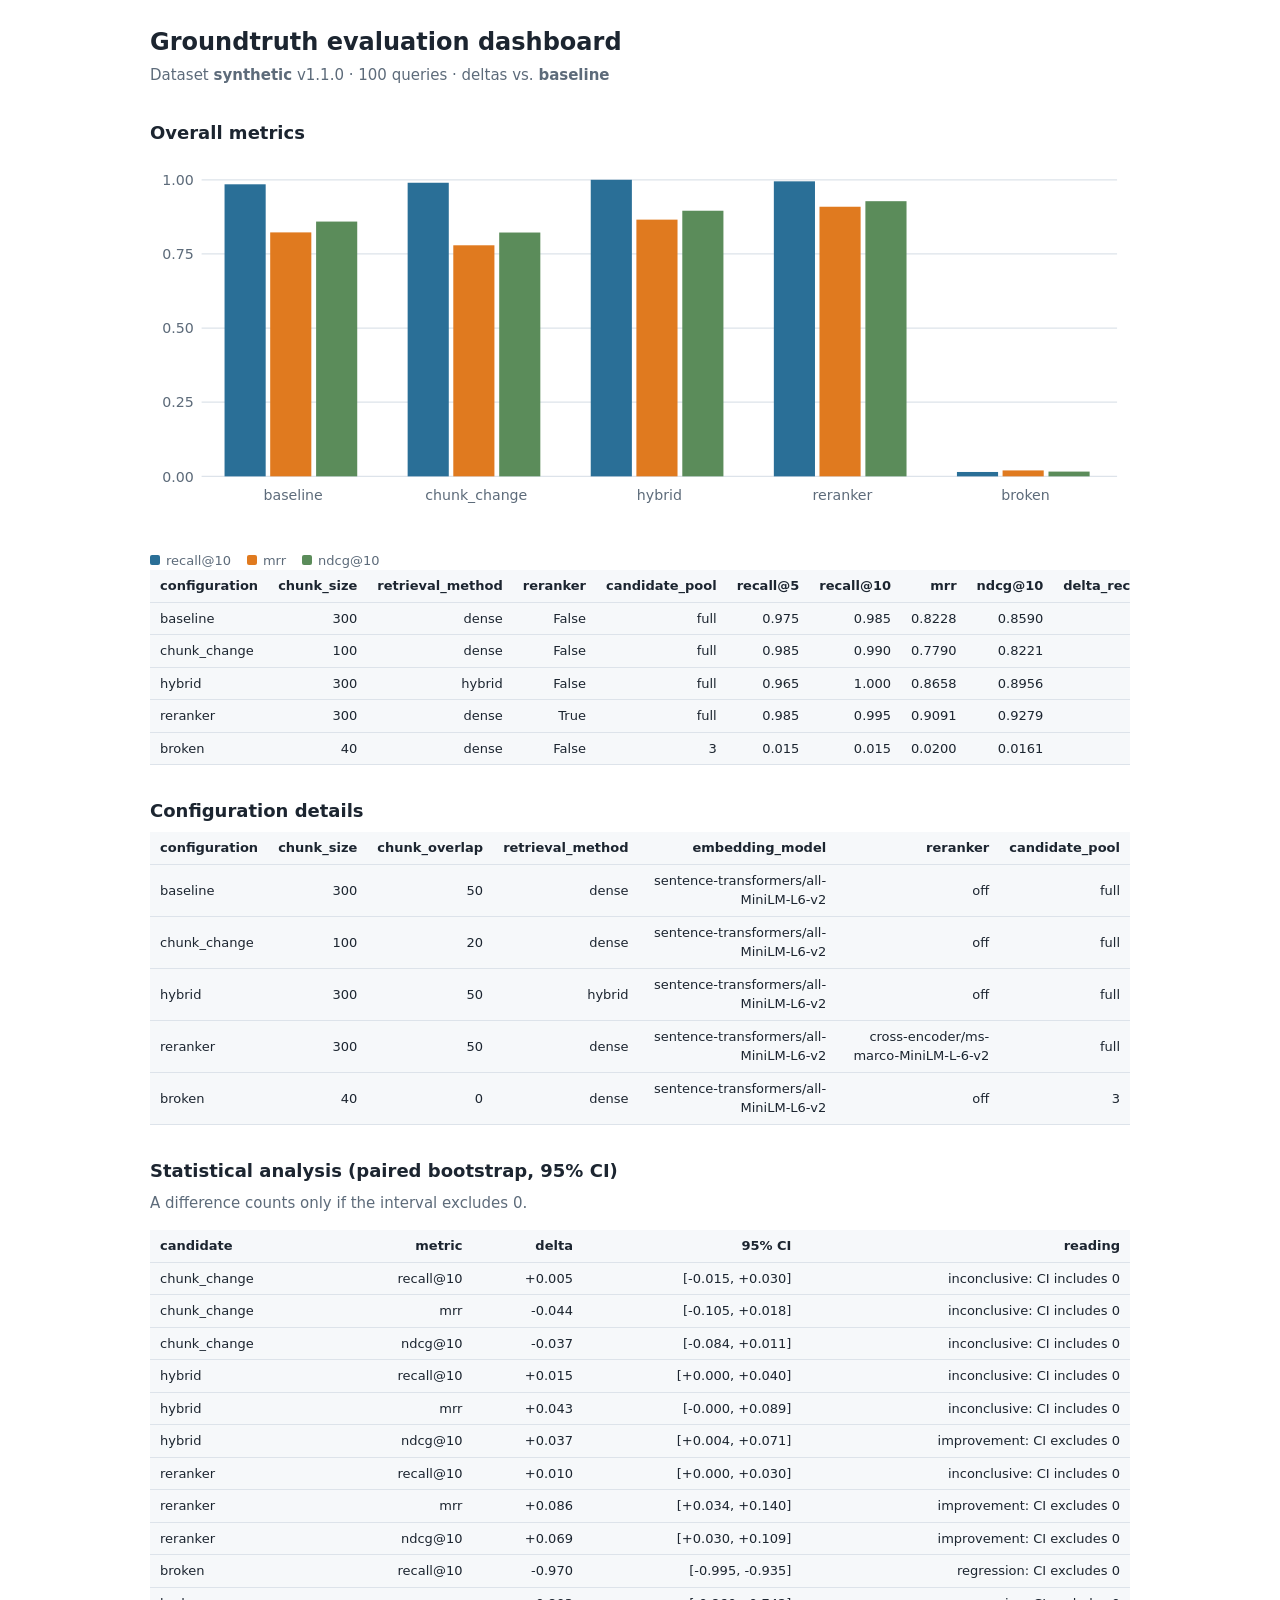
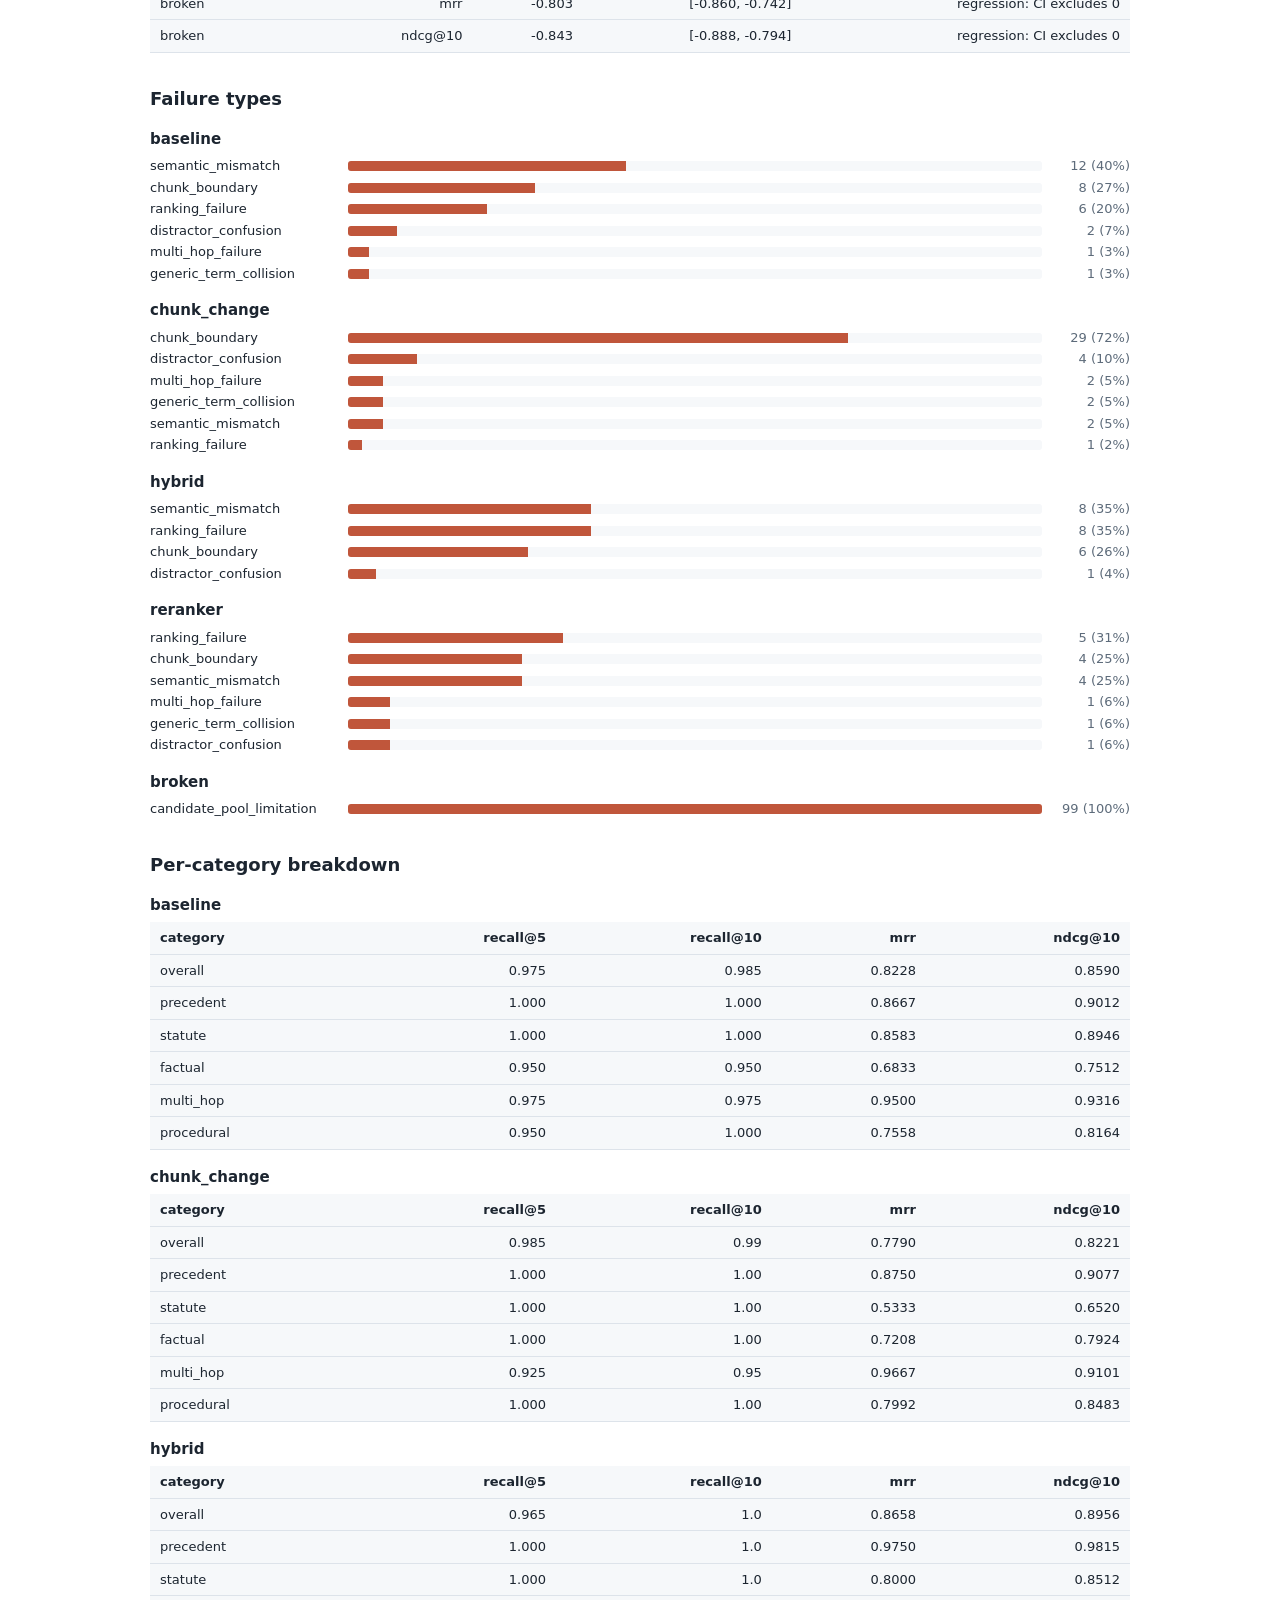
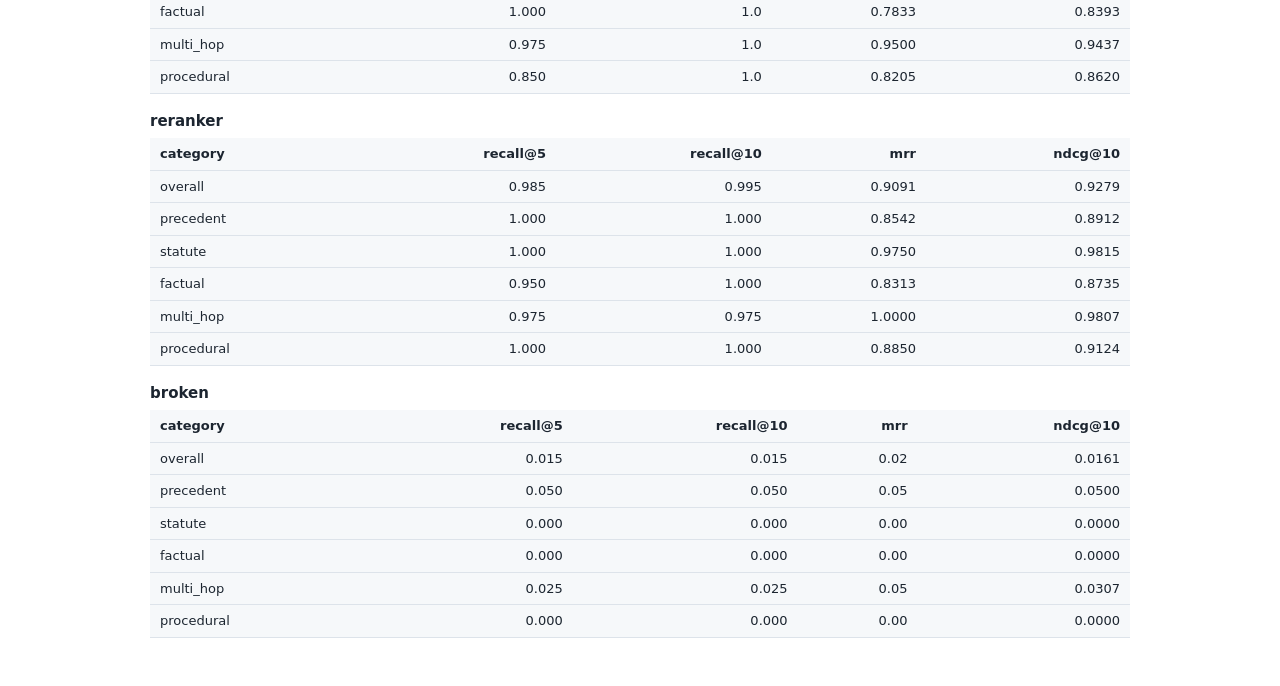
<file: reports/dashboard.html>
<!doctype html>
<html lang="en"><head><meta charset="utf-8"><meta name="viewport" content="width=device-width,initial-scale=1">
<title>Groundtruth Evaluation Dashboard</title><style>
:root{--bg:#fff;--fg:#1c2530;--muted:#5d6b7a;--line:#dde3ea;--card:#f6f8fa}
@media(prefers-color-scheme:dark){:root{--bg:#12171d;--fg:#e6ebf0;--muted:#9aa7b4;--line:#2a343f;--card:#1a212a}}
body{margin:0;background:var(--bg);color:var(--fg);font:15px/1.5 system-ui,sans-serif}
main{max-width:980px;margin:0 auto;padding:24px 16px 48px}
h1{font-size:24px;margin:0 0 4px}h2{font-size:18px;margin:32px 0 8px}h3{font-size:15px;margin:16px 0 6px}
.sub{color:var(--muted);margin:0 0 16px}
.tbl{border-collapse:collapse;width:100%;font-size:13px;background:var(--card)}
.tbl th,.tbl td{padding:6px 10px;border-bottom:1px solid var(--line);text-align:right}
.tbl th:first-child,.tbl td:first-child{text-align:left}
.scroll{overflow-x:auto}
.chart{width:100%;height:auto}.grid{stroke:var(--line)}.tick{fill:var(--muted);font-size:11px}
.legend{display:flex;gap:16px;font-size:13px;color:var(--muted);margin-top:4px}
.key i{display:inline-block;width:10px;height:10px;margin-right:6px;border-radius:2px}
.fail{font-size:13px}.frow{display:flex;align-items:center;gap:8px;margin:2px 0}
.fname{width:190px}.fbar{flex:1;background:var(--card);height:10px;border-radius:3px;overflow:hidden}
.fbar b{display:block;height:100%;background:#c0563b}.fnum{width:80px;text-align:right;color:var(--muted)}
</style></head><body><main>
<h1>Groundtruth evaluation dashboard</h1>
<p class="sub">Dataset <b>synthetic</b> v1.1.0 &middot; 100 queries &middot; deltas vs. <b>baseline</b></p>
<h2>Overall metrics</h2><svg viewBox="0 0 760 300" role="img" aria-label="Metrics by configuration" class="chart"><line x1="40" x2="750" y1="250.0" y2="250.0" class="grid"/><text x="34" y="254.0" text-anchor="end" class="tick">0.00</text><line x1="40" x2="750" y1="192.5" y2="192.5" class="grid"/><text x="34" y="196.5" text-anchor="end" class="tick">0.25</text><line x1="40" x2="750" y1="135.0" y2="135.0" class="grid"/><text x="34" y="139.0" text-anchor="end" class="tick">0.50</text><line x1="40" x2="750" y1="77.5" y2="77.5" class="grid"/><text x="34" y="81.5" text-anchor="end" class="tick">0.75</text><line x1="40" x2="750" y1="20.0" y2="20.0" class="grid"/><text x="34" y="24.0" text-anchor="end" class="tick">1.00</text><rect x="57.8" y="23.5" width="31.9" height="226.5" fill="#2a6f97"><title>baseline recall@10: 0.985</title></rect><rect x="93.2" y="60.8" width="31.9" height="189.2" fill="#e07a1f"><title>baseline mrr: 0.823</title></rect><rect x="128.8" y="52.4" width="31.9" height="197.6" fill="#5b8c5a"><title>baseline ndcg@10: 0.859</title></rect><text x="111.0" y="268" text-anchor="middle" class="tick">baseline</text><rect x="199.8" y="22.3" width="31.9" height="227.7" fill="#2a6f97"><title>chunk_change recall@10: 0.990</title></rect><rect x="235.2" y="70.8" width="31.9" height="179.2" fill="#e07a1f"><title>chunk_change mrr: 0.779</title></rect><rect x="270.8" y="60.9" width="31.9" height="189.1" fill="#5b8c5a"><title>chunk_change ndcg@10: 0.822</title></rect><text x="253.0" y="268" text-anchor="middle" class="tick">chunk_change</text><rect x="341.8" y="20.0" width="31.9" height="230.0" fill="#2a6f97"><title>hybrid recall@10: 1.000</title></rect><rect x="377.2" y="50.9" width="31.9" height="199.1" fill="#e07a1f"><title>hybrid mrr: 0.866</title></rect><rect x="412.8" y="44.0" width="31.9" height="206.0" fill="#5b8c5a"><title>hybrid ndcg@10: 0.896</title></rect><text x="395.0" y="268" text-anchor="middle" class="tick">hybrid</text><rect x="483.8" y="21.2" width="31.9" height="228.8" fill="#2a6f97"><title>reranker recall@10: 0.995</title></rect><rect x="519.2" y="40.9" width="31.9" height="209.1" fill="#e07a1f"><title>reranker mrr: 0.909</title></rect><rect x="554.8" y="36.6" width="31.9" height="213.4" fill="#5b8c5a"><title>reranker ndcg@10: 0.928</title></rect><text x="537.0" y="268" text-anchor="middle" class="tick">reranker</text><rect x="625.8" y="246.6" width="31.9" height="3.4" fill="#2a6f97"><title>broken recall@10: 0.015</title></rect><rect x="661.2" y="245.4" width="31.9" height="4.6" fill="#e07a1f"><title>broken mrr: 0.020</title></rect><rect x="696.8" y="246.3" width="31.9" height="3.7" fill="#5b8c5a"><title>broken ndcg@10: 0.016</title></rect><text x="679.0" y="268" text-anchor="middle" class="tick">broken</text></svg><div class="legend"><span class="key"><i style="background:#2a6f97"></i>recall@10</span><span class="key"><i style="background:#e07a1f"></i>mrr</span><span class="key"><i style="background:#5b8c5a"></i>ndcg@10</span></div>
<div class="scroll"><table class="dataframe tbl">
  <thead>
    <tr style="text-align: right;">
      <th>configuration</th>
      <th>chunk_size</th>
      <th>retrieval_method</th>
      <th>reranker</th>
      <th>candidate_pool</th>
      <th>recall@5</th>
      <th>recall@10</th>
      <th>mrr</th>
      <th>ndcg@10</th>
      <th>delta_recall@10</th>
    </tr>
  </thead>
  <tbody>
    <tr>
      <td>baseline</td>
      <td>300</td>
      <td>dense</td>
      <td>False</td>
      <td>full</td>
      <td>0.975</td>
      <td>0.985</td>
      <td>0.8228</td>
      <td>0.8590</td>
      <td>0.000</td>
    </tr>
    <tr>
      <td>chunk_change</td>
      <td>100</td>
      <td>dense</td>
      <td>False</td>
      <td>full</td>
      <td>0.985</td>
      <td>0.990</td>
      <td>0.7790</td>
      <td>0.8221</td>
      <td>0.005</td>
    </tr>
    <tr>
      <td>hybrid</td>
      <td>300</td>
      <td>hybrid</td>
      <td>False</td>
      <td>full</td>
      <td>0.965</td>
      <td>1.000</td>
      <td>0.8658</td>
      <td>0.8956</td>
      <td>0.015</td>
    </tr>
    <tr>
      <td>reranker</td>
      <td>300</td>
      <td>dense</td>
      <td>True</td>
      <td>full</td>
      <td>0.985</td>
      <td>0.995</td>
      <td>0.9091</td>
      <td>0.9279</td>
      <td>0.010</td>
    </tr>
    <tr>
      <td>broken</td>
      <td>40</td>
      <td>dense</td>
      <td>False</td>
      <td>3</td>
      <td>0.015</td>
      <td>0.015</td>
      <td>0.0200</td>
      <td>0.0161</td>
      <td>-0.970</td>
    </tr>
  </tbody>
</table></div>
<h2>Configuration details</h2><div class="scroll"><table class="dataframe tbl">
  <thead>
    <tr style="text-align: right;">
      <th>configuration</th>
      <th>chunk_size</th>
      <th>chunk_overlap</th>
      <th>retrieval_method</th>
      <th>embedding_model</th>
      <th>reranker</th>
      <th>candidate_pool</th>
    </tr>
  </thead>
  <tbody>
    <tr>
      <td>baseline</td>
      <td>300</td>
      <td>50</td>
      <td>dense</td>
      <td>sentence-transformers/all-MiniLM-L6-v2</td>
      <td>off</td>
      <td>full</td>
    </tr>
    <tr>
      <td>chunk_change</td>
      <td>100</td>
      <td>20</td>
      <td>dense</td>
      <td>sentence-transformers/all-MiniLM-L6-v2</td>
      <td>off</td>
      <td>full</td>
    </tr>
    <tr>
      <td>hybrid</td>
      <td>300</td>
      <td>50</td>
      <td>hybrid</td>
      <td>sentence-transformers/all-MiniLM-L6-v2</td>
      <td>off</td>
      <td>full</td>
    </tr>
    <tr>
      <td>reranker</td>
      <td>300</td>
      <td>50</td>
      <td>dense</td>
      <td>sentence-transformers/all-MiniLM-L6-v2</td>
      <td>cross-encoder/ms-marco-MiniLM-L-6-v2</td>
      <td>full</td>
    </tr>
    <tr>
      <td>broken</td>
      <td>40</td>
      <td>0</td>
      <td>dense</td>
      <td>sentence-transformers/all-MiniLM-L6-v2</td>
      <td>off</td>
      <td>3</td>
    </tr>
  </tbody>
</table></div>
<h2>Statistical analysis (paired bootstrap, 95% CI)</h2>
<p class="sub">A difference counts only if the interval excludes 0.</p><div class="scroll"><table class="dataframe tbl">
  <thead>
    <tr style="text-align: right;">
      <th>candidate</th>
      <th>metric</th>
      <th>delta</th>
      <th>95% CI</th>
      <th>reading</th>
    </tr>
  </thead>
  <tbody>
    <tr>
      <td>chunk_change</td>
      <td>recall@10</td>
      <td>+0.005</td>
      <td>[-0.015, +0.030]</td>
      <td>inconclusive: CI includes 0</td>
    </tr>
    <tr>
      <td>chunk_change</td>
      <td>mrr</td>
      <td>-0.044</td>
      <td>[-0.105, +0.018]</td>
      <td>inconclusive: CI includes 0</td>
    </tr>
    <tr>
      <td>chunk_change</td>
      <td>ndcg@10</td>
      <td>-0.037</td>
      <td>[-0.084, +0.011]</td>
      <td>inconclusive: CI includes 0</td>
    </tr>
    <tr>
      <td>hybrid</td>
      <td>recall@10</td>
      <td>+0.015</td>
      <td>[+0.000, +0.040]</td>
      <td>inconclusive: CI includes 0</td>
    </tr>
    <tr>
      <td>hybrid</td>
      <td>mrr</td>
      <td>+0.043</td>
      <td>[-0.000, +0.089]</td>
      <td>inconclusive: CI includes 0</td>
    </tr>
    <tr>
      <td>hybrid</td>
      <td>ndcg@10</td>
      <td>+0.037</td>
      <td>[+0.004, +0.071]</td>
      <td>improvement: CI excludes 0</td>
    </tr>
    <tr>
      <td>reranker</td>
      <td>recall@10</td>
      <td>+0.010</td>
      <td>[+0.000, +0.030]</td>
      <td>inconclusive: CI includes 0</td>
    </tr>
    <tr>
      <td>reranker</td>
      <td>mrr</td>
      <td>+0.086</td>
      <td>[+0.034, +0.140]</td>
      <td>improvement: CI excludes 0</td>
    </tr>
    <tr>
      <td>reranker</td>
      <td>ndcg@10</td>
      <td>+0.069</td>
      <td>[+0.030, +0.109]</td>
      <td>improvement: CI excludes 0</td>
    </tr>
    <tr>
      <td>broken</td>
      <td>recall@10</td>
      <td>-0.970</td>
      <td>[-0.995, -0.935]</td>
      <td>regression: CI excludes 0</td>
    </tr>
    <tr>
      <td>broken</td>
      <td>mrr</td>
      <td>-0.803</td>
      <td>[-0.860, -0.742]</td>
      <td>regression: CI excludes 0</td>
    </tr>
    <tr>
      <td>broken</td>
      <td>ndcg@10</td>
      <td>-0.843</td>
      <td>[-0.888, -0.794]</td>
      <td>regression: CI excludes 0</td>
    </tr>
  </tbody>
</table></div>
<h2>Failure types</h2><h3>baseline</h3><div class="fail"><div class="frow"><span class="fname">semantic_mismatch</span><span class="fbar"><b style="width:40%"></b></span><span class="fnum">12 (40%)</span></div><div class="frow"><span class="fname">chunk_boundary</span><span class="fbar"><b style="width:27%"></b></span><span class="fnum">8 (27%)</span></div><div class="frow"><span class="fname">ranking_failure</span><span class="fbar"><b style="width:20%"></b></span><span class="fnum">6 (20%)</span></div><div class="frow"><span class="fname">distractor_confusion</span><span class="fbar"><b style="width:7%"></b></span><span class="fnum">2 (7%)</span></div><div class="frow"><span class="fname">multi_hop_failure</span><span class="fbar"><b style="width:3%"></b></span><span class="fnum">1 (3%)</span></div><div class="frow"><span class="fname">generic_term_collision</span><span class="fbar"><b style="width:3%"></b></span><span class="fnum">1 (3%)</span></div></div><h3>chunk_change</h3><div class="fail"><div class="frow"><span class="fname">chunk_boundary</span><span class="fbar"><b style="width:72%"></b></span><span class="fnum">29 (72%)</span></div><div class="frow"><span class="fname">distractor_confusion</span><span class="fbar"><b style="width:10%"></b></span><span class="fnum">4 (10%)</span></div><div class="frow"><span class="fname">multi_hop_failure</span><span class="fbar"><b style="width:5%"></b></span><span class="fnum">2 (5%)</span></div><div class="frow"><span class="fname">generic_term_collision</span><span class="fbar"><b style="width:5%"></b></span><span class="fnum">2 (5%)</span></div><div class="frow"><span class="fname">semantic_mismatch</span><span class="fbar"><b style="width:5%"></b></span><span class="fnum">2 (5%)</span></div><div class="frow"><span class="fname">ranking_failure</span><span class="fbar"><b style="width:2%"></b></span><span class="fnum">1 (2%)</span></div></div><h3>hybrid</h3><div class="fail"><div class="frow"><span class="fname">semantic_mismatch</span><span class="fbar"><b style="width:35%"></b></span><span class="fnum">8 (35%)</span></div><div class="frow"><span class="fname">ranking_failure</span><span class="fbar"><b style="width:35%"></b></span><span class="fnum">8 (35%)</span></div><div class="frow"><span class="fname">chunk_boundary</span><span class="fbar"><b style="width:26%"></b></span><span class="fnum">6 (26%)</span></div><div class="frow"><span class="fname">distractor_confusion</span><span class="fbar"><b style="width:4%"></b></span><span class="fnum">1 (4%)</span></div></div><h3>reranker</h3><div class="fail"><div class="frow"><span class="fname">ranking_failure</span><span class="fbar"><b style="width:31%"></b></span><span class="fnum">5 (31%)</span></div><div class="frow"><span class="fname">chunk_boundary</span><span class="fbar"><b style="width:25%"></b></span><span class="fnum">4 (25%)</span></div><div class="frow"><span class="fname">semantic_mismatch</span><span class="fbar"><b style="width:25%"></b></span><span class="fnum">4 (25%)</span></div><div class="frow"><span class="fname">multi_hop_failure</span><span class="fbar"><b style="width:6%"></b></span><span class="fnum">1 (6%)</span></div><div class="frow"><span class="fname">generic_term_collision</span><span class="fbar"><b style="width:6%"></b></span><span class="fnum">1 (6%)</span></div><div class="frow"><span class="fname">distractor_confusion</span><span class="fbar"><b style="width:6%"></b></span><span class="fnum">1 (6%)</span></div></div><h3>broken</h3><div class="fail"><div class="frow"><span class="fname">candidate_pool_limitation</span><span class="fbar"><b style="width:100%"></b></span><span class="fnum">99 (100%)</span></div></div>
<h2>Per-category breakdown</h2><h3>baseline</h3><div class='scroll'><table class="dataframe tbl">
  <thead>
    <tr style="text-align: right;">
      <th>category</th>
      <th>recall@5</th>
      <th>recall@10</th>
      <th>mrr</th>
      <th>ndcg@10</th>
    </tr>
  </thead>
  <tbody>
    <tr>
      <td>overall</td>
      <td>0.975</td>
      <td>0.985</td>
      <td>0.8228</td>
      <td>0.8590</td>
    </tr>
    <tr>
      <td>precedent</td>
      <td>1.000</td>
      <td>1.000</td>
      <td>0.8667</td>
      <td>0.9012</td>
    </tr>
    <tr>
      <td>statute</td>
      <td>1.000</td>
      <td>1.000</td>
      <td>0.8583</td>
      <td>0.8946</td>
    </tr>
    <tr>
      <td>factual</td>
      <td>0.950</td>
      <td>0.950</td>
      <td>0.6833</td>
      <td>0.7512</td>
    </tr>
    <tr>
      <td>multi_hop</td>
      <td>0.975</td>
      <td>0.975</td>
      <td>0.9500</td>
      <td>0.9316</td>
    </tr>
    <tr>
      <td>procedural</td>
      <td>0.950</td>
      <td>1.000</td>
      <td>0.7558</td>
      <td>0.8164</td>
    </tr>
  </tbody>
</table></div><h3>chunk_change</h3><div class='scroll'><table class="dataframe tbl">
  <thead>
    <tr style="text-align: right;">
      <th>category</th>
      <th>recall@5</th>
      <th>recall@10</th>
      <th>mrr</th>
      <th>ndcg@10</th>
    </tr>
  </thead>
  <tbody>
    <tr>
      <td>overall</td>
      <td>0.985</td>
      <td>0.99</td>
      <td>0.7790</td>
      <td>0.8221</td>
    </tr>
    <tr>
      <td>precedent</td>
      <td>1.000</td>
      <td>1.00</td>
      <td>0.8750</td>
      <td>0.9077</td>
    </tr>
    <tr>
      <td>statute</td>
      <td>1.000</td>
      <td>1.00</td>
      <td>0.5333</td>
      <td>0.6520</td>
    </tr>
    <tr>
      <td>factual</td>
      <td>1.000</td>
      <td>1.00</td>
      <td>0.7208</td>
      <td>0.7924</td>
    </tr>
    <tr>
      <td>multi_hop</td>
      <td>0.925</td>
      <td>0.95</td>
      <td>0.9667</td>
      <td>0.9101</td>
    </tr>
    <tr>
      <td>procedural</td>
      <td>1.000</td>
      <td>1.00</td>
      <td>0.7992</td>
      <td>0.8483</td>
    </tr>
  </tbody>
</table></div><h3>hybrid</h3><div class='scroll'><table class="dataframe tbl">
  <thead>
    <tr style="text-align: right;">
      <th>category</th>
      <th>recall@5</th>
      <th>recall@10</th>
      <th>mrr</th>
      <th>ndcg@10</th>
    </tr>
  </thead>
  <tbody>
    <tr>
      <td>overall</td>
      <td>0.965</td>
      <td>1.0</td>
      <td>0.8658</td>
      <td>0.8956</td>
    </tr>
    <tr>
      <td>precedent</td>
      <td>1.000</td>
      <td>1.0</td>
      <td>0.9750</td>
      <td>0.9815</td>
    </tr>
    <tr>
      <td>statute</td>
      <td>1.000</td>
      <td>1.0</td>
      <td>0.8000</td>
      <td>0.8512</td>
    </tr>
    <tr>
      <td>factual</td>
      <td>1.000</td>
      <td>1.0</td>
      <td>0.7833</td>
      <td>0.8393</td>
    </tr>
    <tr>
      <td>multi_hop</td>
      <td>0.975</td>
      <td>1.0</td>
      <td>0.9500</td>
      <td>0.9437</td>
    </tr>
    <tr>
      <td>procedural</td>
      <td>0.850</td>
      <td>1.0</td>
      <td>0.8205</td>
      <td>0.8620</td>
    </tr>
  </tbody>
</table></div><h3>reranker</h3><div class='scroll'><table class="dataframe tbl">
  <thead>
    <tr style="text-align: right;">
      <th>category</th>
      <th>recall@5</th>
      <th>recall@10</th>
      <th>mrr</th>
      <th>ndcg@10</th>
    </tr>
  </thead>
  <tbody>
    <tr>
      <td>overall</td>
      <td>0.985</td>
      <td>0.995</td>
      <td>0.9091</td>
      <td>0.9279</td>
    </tr>
    <tr>
      <td>precedent</td>
      <td>1.000</td>
      <td>1.000</td>
      <td>0.8542</td>
      <td>0.8912</td>
    </tr>
    <tr>
      <td>statute</td>
      <td>1.000</td>
      <td>1.000</td>
      <td>0.9750</td>
      <td>0.9815</td>
    </tr>
    <tr>
      <td>factual</td>
      <td>0.950</td>
      <td>1.000</td>
      <td>0.8313</td>
      <td>0.8735</td>
    </tr>
    <tr>
      <td>multi_hop</td>
      <td>0.975</td>
      <td>0.975</td>
      <td>1.0000</td>
      <td>0.9807</td>
    </tr>
    <tr>
      <td>procedural</td>
      <td>1.000</td>
      <td>1.000</td>
      <td>0.8850</td>
      <td>0.9124</td>
    </tr>
  </tbody>
</table></div><h3>broken</h3><div class='scroll'><table class="dataframe tbl">
  <thead>
    <tr style="text-align: right;">
      <th>category</th>
      <th>recall@5</th>
      <th>recall@10</th>
      <th>mrr</th>
      <th>ndcg@10</th>
    </tr>
  </thead>
  <tbody>
    <tr>
      <td>overall</td>
      <td>0.015</td>
      <td>0.015</td>
      <td>0.02</td>
      <td>0.0161</td>
    </tr>
    <tr>
      <td>precedent</td>
      <td>0.050</td>
      <td>0.050</td>
      <td>0.05</td>
      <td>0.0500</td>
    </tr>
    <tr>
      <td>statute</td>
      <td>0.000</td>
      <td>0.000</td>
      <td>0.00</td>
      <td>0.0000</td>
    </tr>
    <tr>
      <td>factual</td>
      <td>0.000</td>
      <td>0.000</td>
      <td>0.00</td>
      <td>0.0000</td>
    </tr>
    <tr>
      <td>multi_hop</td>
      <td>0.025</td>
      <td>0.025</td>
      <td>0.05</td>
      <td>0.0307</td>
    </tr>
    <tr>
      <td>procedural</td>
      <td>0.000</td>
      <td>0.000</td>
      <td>0.00</td>
      <td>0.0000</td>
    </tr>
  </tbody>
</table></div>
</main></body></html>
</file>
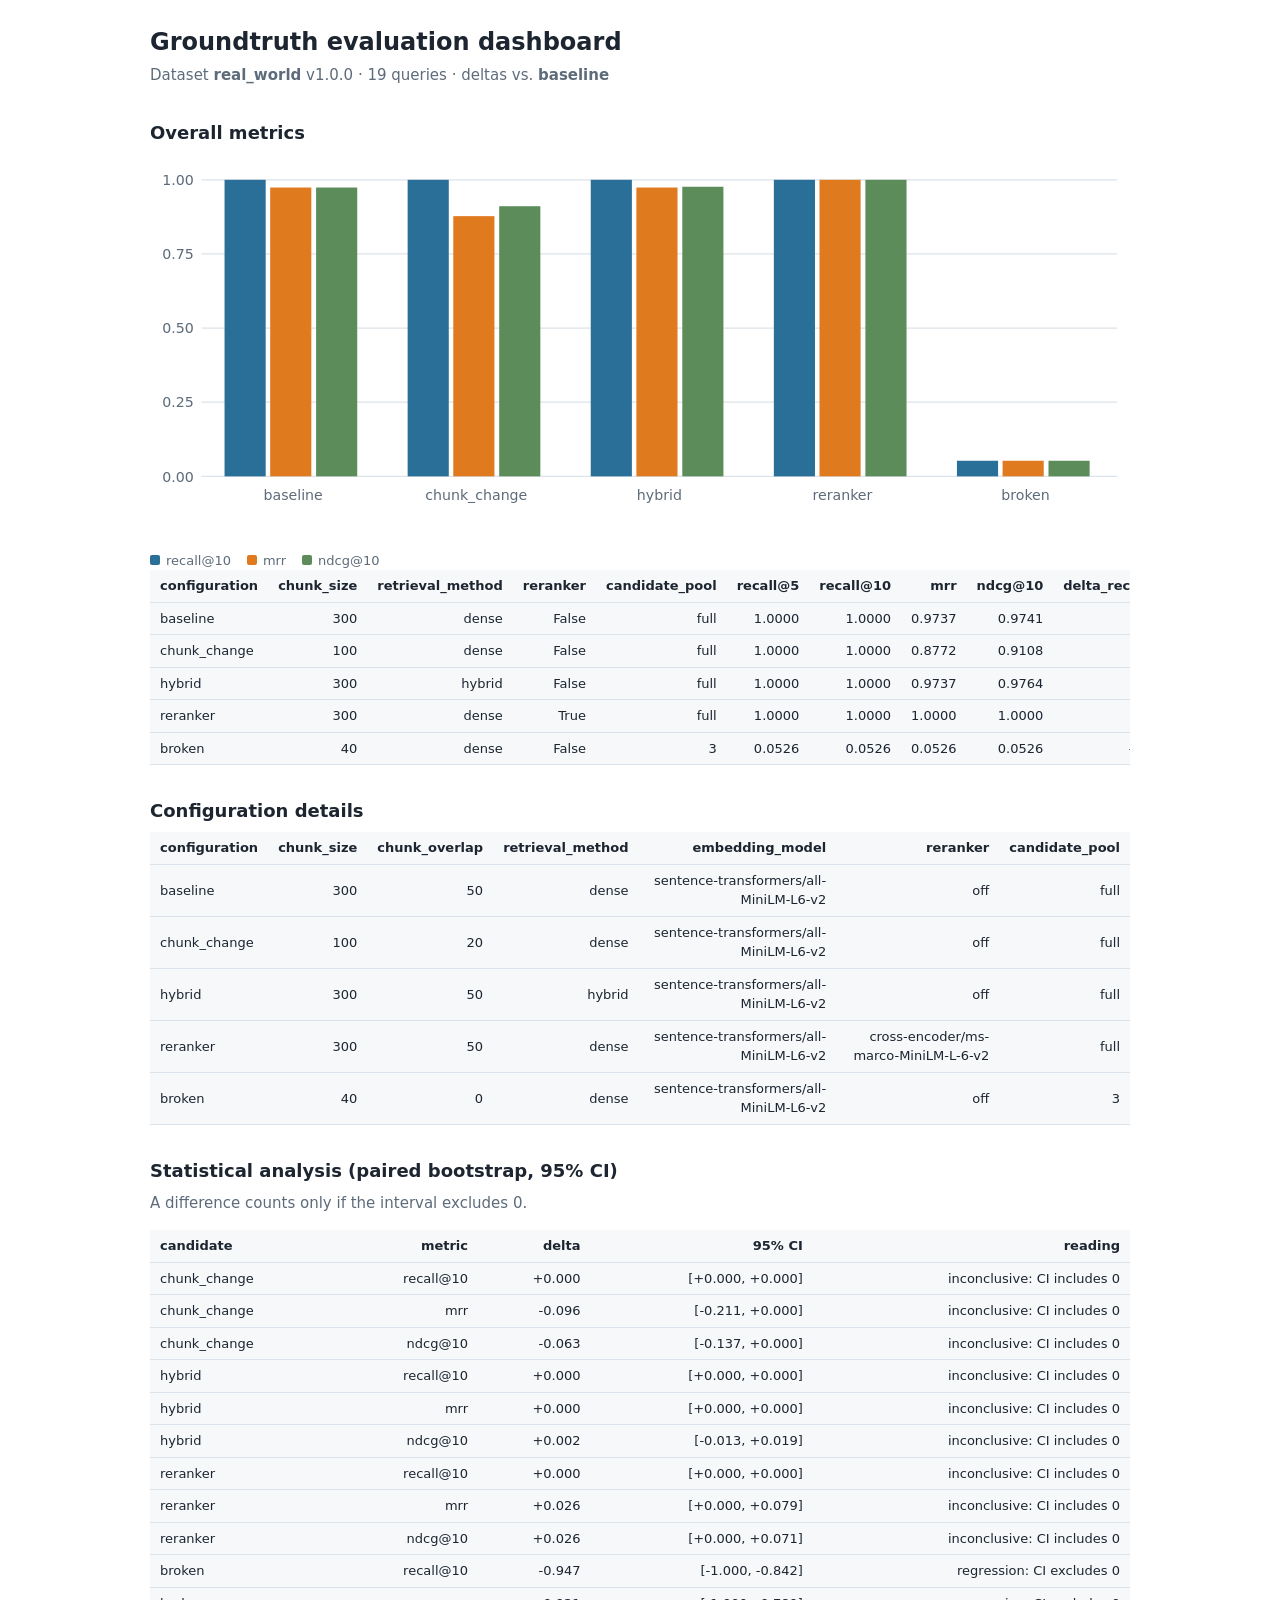
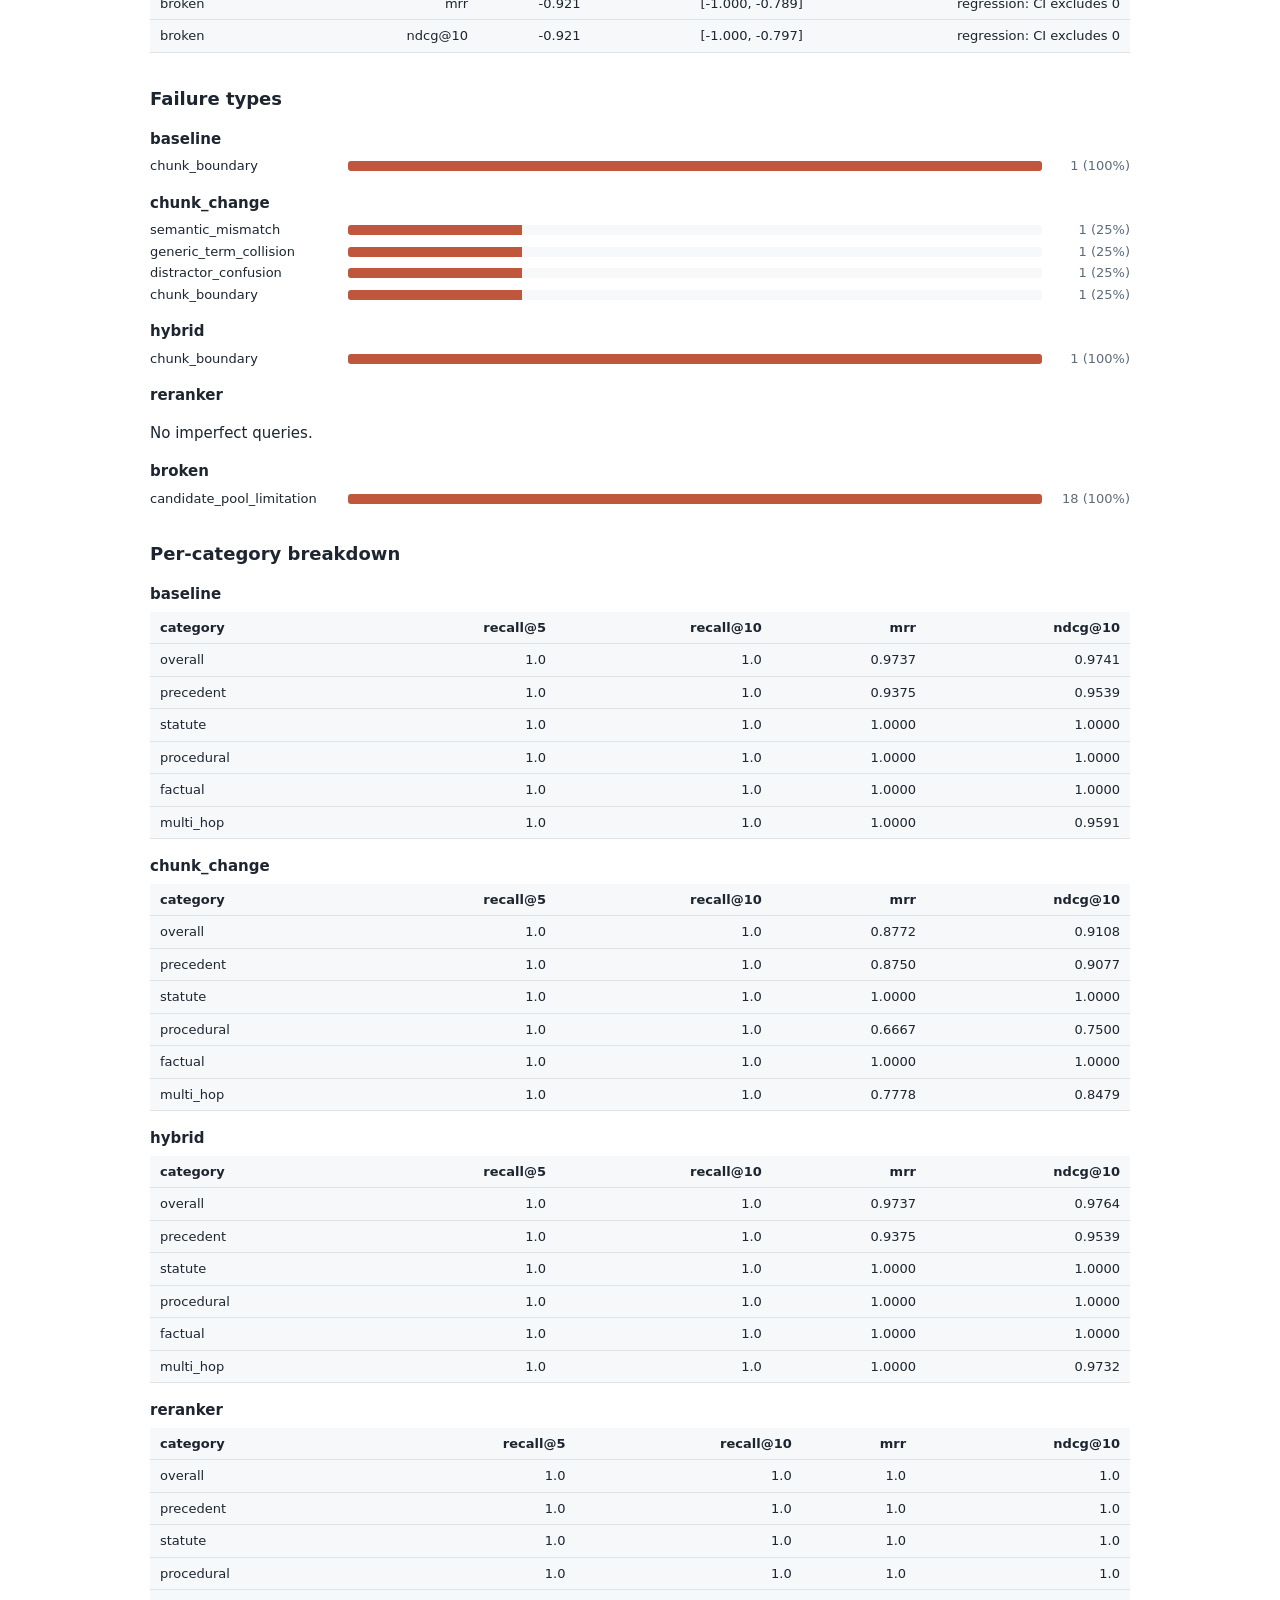
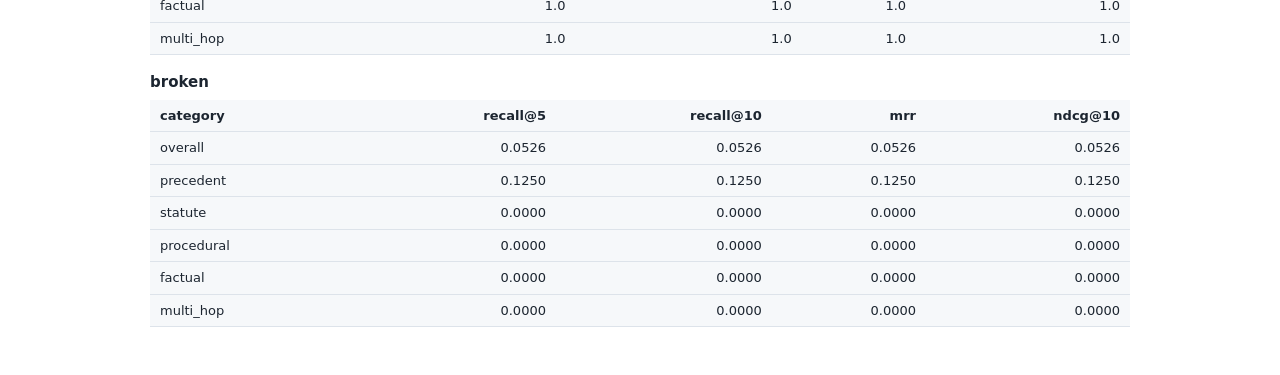
<file: reports/real_world/dashboard.html>
<!doctype html>
<html lang="en"><head><meta charset="utf-8"><meta name="viewport" content="width=device-width,initial-scale=1">
<title>Groundtruth Evaluation Dashboard</title><style>
:root{--bg:#fff;--fg:#1c2530;--muted:#5d6b7a;--line:#dde3ea;--card:#f6f8fa}
@media(prefers-color-scheme:dark){:root{--bg:#12171d;--fg:#e6ebf0;--muted:#9aa7b4;--line:#2a343f;--card:#1a212a}}
body{margin:0;background:var(--bg);color:var(--fg);font:15px/1.5 system-ui,sans-serif}
main{max-width:980px;margin:0 auto;padding:24px 16px 48px}
h1{font-size:24px;margin:0 0 4px}h2{font-size:18px;margin:32px 0 8px}h3{font-size:15px;margin:16px 0 6px}
.sub{color:var(--muted);margin:0 0 16px}
.tbl{border-collapse:collapse;width:100%;font-size:13px;background:var(--card)}
.tbl th,.tbl td{padding:6px 10px;border-bottom:1px solid var(--line);text-align:right}
.tbl th:first-child,.tbl td:first-child{text-align:left}
.scroll{overflow-x:auto}
.chart{width:100%;height:auto}.grid{stroke:var(--line)}.tick{fill:var(--muted);font-size:11px}
.legend{display:flex;gap:16px;font-size:13px;color:var(--muted);margin-top:4px}
.key i{display:inline-block;width:10px;height:10px;margin-right:6px;border-radius:2px}
.fail{font-size:13px}.frow{display:flex;align-items:center;gap:8px;margin:2px 0}
.fname{width:190px}.fbar{flex:1;background:var(--card);height:10px;border-radius:3px;overflow:hidden}
.fbar b{display:block;height:100%;background:#c0563b}.fnum{width:80px;text-align:right;color:var(--muted)}
</style></head><body><main>
<h1>Groundtruth evaluation dashboard</h1>
<p class="sub">Dataset <b>real_world</b> v1.0.0 &middot; 19 queries &middot; deltas vs. <b>baseline</b></p>
<h2>Overall metrics</h2><svg viewBox="0 0 760 300" role="img" aria-label="Metrics by configuration" class="chart"><line x1="40" x2="750" y1="250.0" y2="250.0" class="grid"/><text x="34" y="254.0" text-anchor="end" class="tick">0.00</text><line x1="40" x2="750" y1="192.5" y2="192.5" class="grid"/><text x="34" y="196.5" text-anchor="end" class="tick">0.25</text><line x1="40" x2="750" y1="135.0" y2="135.0" class="grid"/><text x="34" y="139.0" text-anchor="end" class="tick">0.50</text><line x1="40" x2="750" y1="77.5" y2="77.5" class="grid"/><text x="34" y="81.5" text-anchor="end" class="tick">0.75</text><line x1="40" x2="750" y1="20.0" y2="20.0" class="grid"/><text x="34" y="24.0" text-anchor="end" class="tick">1.00</text><rect x="57.8" y="20.0" width="31.9" height="230.0" fill="#2a6f97"><title>baseline recall@10: 1.000</title></rect><rect x="93.2" y="26.0" width="31.9" height="224.0" fill="#e07a1f"><title>baseline mrr: 0.974</title></rect><rect x="128.8" y="26.0" width="31.9" height="224.0" fill="#5b8c5a"><title>baseline ndcg@10: 0.974</title></rect><text x="111.0" y="268" text-anchor="middle" class="tick">baseline</text><rect x="199.8" y="20.0" width="31.9" height="230.0" fill="#2a6f97"><title>chunk_change recall@10: 1.000</title></rect><rect x="235.2" y="48.2" width="31.9" height="201.8" fill="#e07a1f"><title>chunk_change mrr: 0.877</title></rect><rect x="270.8" y="40.5" width="31.9" height="209.5" fill="#5b8c5a"><title>chunk_change ndcg@10: 0.911</title></rect><text x="253.0" y="268" text-anchor="middle" class="tick">chunk_change</text><rect x="341.8" y="20.0" width="31.9" height="230.0" fill="#2a6f97"><title>hybrid recall@10: 1.000</title></rect><rect x="377.2" y="26.0" width="31.9" height="224.0" fill="#e07a1f"><title>hybrid mrr: 0.974</title></rect><rect x="412.8" y="25.4" width="31.9" height="224.6" fill="#5b8c5a"><title>hybrid ndcg@10: 0.976</title></rect><text x="395.0" y="268" text-anchor="middle" class="tick">hybrid</text><rect x="483.8" y="20.0" width="31.9" height="230.0" fill="#2a6f97"><title>reranker recall@10: 1.000</title></rect><rect x="519.2" y="20.0" width="31.9" height="230.0" fill="#e07a1f"><title>reranker mrr: 1.000</title></rect><rect x="554.8" y="20.0" width="31.9" height="230.0" fill="#5b8c5a"><title>reranker ndcg@10: 1.000</title></rect><text x="537.0" y="268" text-anchor="middle" class="tick">reranker</text><rect x="625.8" y="237.9" width="31.9" height="12.1" fill="#2a6f97"><title>broken recall@10: 0.053</title></rect><rect x="661.2" y="237.9" width="31.9" height="12.1" fill="#e07a1f"><title>broken mrr: 0.053</title></rect><rect x="696.8" y="237.9" width="31.9" height="12.1" fill="#5b8c5a"><title>broken ndcg@10: 0.053</title></rect><text x="679.0" y="268" text-anchor="middle" class="tick">broken</text></svg><div class="legend"><span class="key"><i style="background:#2a6f97"></i>recall@10</span><span class="key"><i style="background:#e07a1f"></i>mrr</span><span class="key"><i style="background:#5b8c5a"></i>ndcg@10</span></div>
<div class="scroll"><table class="dataframe tbl">
  <thead>
    <tr style="text-align: right;">
      <th>configuration</th>
      <th>chunk_size</th>
      <th>retrieval_method</th>
      <th>reranker</th>
      <th>candidate_pool</th>
      <th>recall@5</th>
      <th>recall@10</th>
      <th>mrr</th>
      <th>ndcg@10</th>
      <th>delta_recall@10</th>
    </tr>
  </thead>
  <tbody>
    <tr>
      <td>baseline</td>
      <td>300</td>
      <td>dense</td>
      <td>False</td>
      <td>full</td>
      <td>1.0000</td>
      <td>1.0000</td>
      <td>0.9737</td>
      <td>0.9741</td>
      <td>0.0000</td>
    </tr>
    <tr>
      <td>chunk_change</td>
      <td>100</td>
      <td>dense</td>
      <td>False</td>
      <td>full</td>
      <td>1.0000</td>
      <td>1.0000</td>
      <td>0.8772</td>
      <td>0.9108</td>
      <td>0.0000</td>
    </tr>
    <tr>
      <td>hybrid</td>
      <td>300</td>
      <td>hybrid</td>
      <td>False</td>
      <td>full</td>
      <td>1.0000</td>
      <td>1.0000</td>
      <td>0.9737</td>
      <td>0.9764</td>
      <td>0.0000</td>
    </tr>
    <tr>
      <td>reranker</td>
      <td>300</td>
      <td>dense</td>
      <td>True</td>
      <td>full</td>
      <td>1.0000</td>
      <td>1.0000</td>
      <td>1.0000</td>
      <td>1.0000</td>
      <td>0.0000</td>
    </tr>
    <tr>
      <td>broken</td>
      <td>40</td>
      <td>dense</td>
      <td>False</td>
      <td>3</td>
      <td>0.0526</td>
      <td>0.0526</td>
      <td>0.0526</td>
      <td>0.0526</td>
      <td>-0.9474</td>
    </tr>
  </tbody>
</table></div>
<h2>Configuration details</h2><div class="scroll"><table class="dataframe tbl">
  <thead>
    <tr style="text-align: right;">
      <th>configuration</th>
      <th>chunk_size</th>
      <th>chunk_overlap</th>
      <th>retrieval_method</th>
      <th>embedding_model</th>
      <th>reranker</th>
      <th>candidate_pool</th>
    </tr>
  </thead>
  <tbody>
    <tr>
      <td>baseline</td>
      <td>300</td>
      <td>50</td>
      <td>dense</td>
      <td>sentence-transformers/all-MiniLM-L6-v2</td>
      <td>off</td>
      <td>full</td>
    </tr>
    <tr>
      <td>chunk_change</td>
      <td>100</td>
      <td>20</td>
      <td>dense</td>
      <td>sentence-transformers/all-MiniLM-L6-v2</td>
      <td>off</td>
      <td>full</td>
    </tr>
    <tr>
      <td>hybrid</td>
      <td>300</td>
      <td>50</td>
      <td>hybrid</td>
      <td>sentence-transformers/all-MiniLM-L6-v2</td>
      <td>off</td>
      <td>full</td>
    </tr>
    <tr>
      <td>reranker</td>
      <td>300</td>
      <td>50</td>
      <td>dense</td>
      <td>sentence-transformers/all-MiniLM-L6-v2</td>
      <td>cross-encoder/ms-marco-MiniLM-L-6-v2</td>
      <td>full</td>
    </tr>
    <tr>
      <td>broken</td>
      <td>40</td>
      <td>0</td>
      <td>dense</td>
      <td>sentence-transformers/all-MiniLM-L6-v2</td>
      <td>off</td>
      <td>3</td>
    </tr>
  </tbody>
</table></div>
<h2>Statistical analysis (paired bootstrap, 95% CI)</h2>
<p class="sub">A difference counts only if the interval excludes 0.</p><div class="scroll"><table class="dataframe tbl">
  <thead>
    <tr style="text-align: right;">
      <th>candidate</th>
      <th>metric</th>
      <th>delta</th>
      <th>95% CI</th>
      <th>reading</th>
    </tr>
  </thead>
  <tbody>
    <tr>
      <td>chunk_change</td>
      <td>recall@10</td>
      <td>+0.000</td>
      <td>[+0.000, +0.000]</td>
      <td>inconclusive: CI includes 0</td>
    </tr>
    <tr>
      <td>chunk_change</td>
      <td>mrr</td>
      <td>-0.096</td>
      <td>[-0.211, +0.000]</td>
      <td>inconclusive: CI includes 0</td>
    </tr>
    <tr>
      <td>chunk_change</td>
      <td>ndcg@10</td>
      <td>-0.063</td>
      <td>[-0.137, +0.000]</td>
      <td>inconclusive: CI includes 0</td>
    </tr>
    <tr>
      <td>hybrid</td>
      <td>recall@10</td>
      <td>+0.000</td>
      <td>[+0.000, +0.000]</td>
      <td>inconclusive: CI includes 0</td>
    </tr>
    <tr>
      <td>hybrid</td>
      <td>mrr</td>
      <td>+0.000</td>
      <td>[+0.000, +0.000]</td>
      <td>inconclusive: CI includes 0</td>
    </tr>
    <tr>
      <td>hybrid</td>
      <td>ndcg@10</td>
      <td>+0.002</td>
      <td>[-0.013, +0.019]</td>
      <td>inconclusive: CI includes 0</td>
    </tr>
    <tr>
      <td>reranker</td>
      <td>recall@10</td>
      <td>+0.000</td>
      <td>[+0.000, +0.000]</td>
      <td>inconclusive: CI includes 0</td>
    </tr>
    <tr>
      <td>reranker</td>
      <td>mrr</td>
      <td>+0.026</td>
      <td>[+0.000, +0.079]</td>
      <td>inconclusive: CI includes 0</td>
    </tr>
    <tr>
      <td>reranker</td>
      <td>ndcg@10</td>
      <td>+0.026</td>
      <td>[+0.000, +0.071]</td>
      <td>inconclusive: CI includes 0</td>
    </tr>
    <tr>
      <td>broken</td>
      <td>recall@10</td>
      <td>-0.947</td>
      <td>[-1.000, -0.842]</td>
      <td>regression: CI excludes 0</td>
    </tr>
    <tr>
      <td>broken</td>
      <td>mrr</td>
      <td>-0.921</td>
      <td>[-1.000, -0.789]</td>
      <td>regression: CI excludes 0</td>
    </tr>
    <tr>
      <td>broken</td>
      <td>ndcg@10</td>
      <td>-0.921</td>
      <td>[-1.000, -0.797]</td>
      <td>regression: CI excludes 0</td>
    </tr>
  </tbody>
</table></div>
<h2>Failure types</h2><h3>baseline</h3><div class="fail"><div class="frow"><span class="fname">chunk_boundary</span><span class="fbar"><b style="width:100%"></b></span><span class="fnum">1 (100%)</span></div></div><h3>chunk_change</h3><div class="fail"><div class="frow"><span class="fname">semantic_mismatch</span><span class="fbar"><b style="width:25%"></b></span><span class="fnum">1 (25%)</span></div><div class="frow"><span class="fname">generic_term_collision</span><span class="fbar"><b style="width:25%"></b></span><span class="fnum">1 (25%)</span></div><div class="frow"><span class="fname">distractor_confusion</span><span class="fbar"><b style="width:25%"></b></span><span class="fnum">1 (25%)</span></div><div class="frow"><span class="fname">chunk_boundary</span><span class="fbar"><b style="width:25%"></b></span><span class="fnum">1 (25%)</span></div></div><h3>hybrid</h3><div class="fail"><div class="frow"><span class="fname">chunk_boundary</span><span class="fbar"><b style="width:100%"></b></span><span class="fnum">1 (100%)</span></div></div><h3>reranker</h3><p>No imperfect queries.</p><h3>broken</h3><div class="fail"><div class="frow"><span class="fname">candidate_pool_limitation</span><span class="fbar"><b style="width:100%"></b></span><span class="fnum">18 (100%)</span></div></div>
<h2>Per-category breakdown</h2><h3>baseline</h3><div class='scroll'><table class="dataframe tbl">
  <thead>
    <tr style="text-align: right;">
      <th>category</th>
      <th>recall@5</th>
      <th>recall@10</th>
      <th>mrr</th>
      <th>ndcg@10</th>
    </tr>
  </thead>
  <tbody>
    <tr>
      <td>overall</td>
      <td>1.0</td>
      <td>1.0</td>
      <td>0.9737</td>
      <td>0.9741</td>
    </tr>
    <tr>
      <td>precedent</td>
      <td>1.0</td>
      <td>1.0</td>
      <td>0.9375</td>
      <td>0.9539</td>
    </tr>
    <tr>
      <td>statute</td>
      <td>1.0</td>
      <td>1.0</td>
      <td>1.0000</td>
      <td>1.0000</td>
    </tr>
    <tr>
      <td>procedural</td>
      <td>1.0</td>
      <td>1.0</td>
      <td>1.0000</td>
      <td>1.0000</td>
    </tr>
    <tr>
      <td>factual</td>
      <td>1.0</td>
      <td>1.0</td>
      <td>1.0000</td>
      <td>1.0000</td>
    </tr>
    <tr>
      <td>multi_hop</td>
      <td>1.0</td>
      <td>1.0</td>
      <td>1.0000</td>
      <td>0.9591</td>
    </tr>
  </tbody>
</table></div><h3>chunk_change</h3><div class='scroll'><table class="dataframe tbl">
  <thead>
    <tr style="text-align: right;">
      <th>category</th>
      <th>recall@5</th>
      <th>recall@10</th>
      <th>mrr</th>
      <th>ndcg@10</th>
    </tr>
  </thead>
  <tbody>
    <tr>
      <td>overall</td>
      <td>1.0</td>
      <td>1.0</td>
      <td>0.8772</td>
      <td>0.9108</td>
    </tr>
    <tr>
      <td>precedent</td>
      <td>1.0</td>
      <td>1.0</td>
      <td>0.8750</td>
      <td>0.9077</td>
    </tr>
    <tr>
      <td>statute</td>
      <td>1.0</td>
      <td>1.0</td>
      <td>1.0000</td>
      <td>1.0000</td>
    </tr>
    <tr>
      <td>procedural</td>
      <td>1.0</td>
      <td>1.0</td>
      <td>0.6667</td>
      <td>0.7500</td>
    </tr>
    <tr>
      <td>factual</td>
      <td>1.0</td>
      <td>1.0</td>
      <td>1.0000</td>
      <td>1.0000</td>
    </tr>
    <tr>
      <td>multi_hop</td>
      <td>1.0</td>
      <td>1.0</td>
      <td>0.7778</td>
      <td>0.8479</td>
    </tr>
  </tbody>
</table></div><h3>hybrid</h3><div class='scroll'><table class="dataframe tbl">
  <thead>
    <tr style="text-align: right;">
      <th>category</th>
      <th>recall@5</th>
      <th>recall@10</th>
      <th>mrr</th>
      <th>ndcg@10</th>
    </tr>
  </thead>
  <tbody>
    <tr>
      <td>overall</td>
      <td>1.0</td>
      <td>1.0</td>
      <td>0.9737</td>
      <td>0.9764</td>
    </tr>
    <tr>
      <td>precedent</td>
      <td>1.0</td>
      <td>1.0</td>
      <td>0.9375</td>
      <td>0.9539</td>
    </tr>
    <tr>
      <td>statute</td>
      <td>1.0</td>
      <td>1.0</td>
      <td>1.0000</td>
      <td>1.0000</td>
    </tr>
    <tr>
      <td>procedural</td>
      <td>1.0</td>
      <td>1.0</td>
      <td>1.0000</td>
      <td>1.0000</td>
    </tr>
    <tr>
      <td>factual</td>
      <td>1.0</td>
      <td>1.0</td>
      <td>1.0000</td>
      <td>1.0000</td>
    </tr>
    <tr>
      <td>multi_hop</td>
      <td>1.0</td>
      <td>1.0</td>
      <td>1.0000</td>
      <td>0.9732</td>
    </tr>
  </tbody>
</table></div><h3>reranker</h3><div class='scroll'><table class="dataframe tbl">
  <thead>
    <tr style="text-align: right;">
      <th>category</th>
      <th>recall@5</th>
      <th>recall@10</th>
      <th>mrr</th>
      <th>ndcg@10</th>
    </tr>
  </thead>
  <tbody>
    <tr>
      <td>overall</td>
      <td>1.0</td>
      <td>1.0</td>
      <td>1.0</td>
      <td>1.0</td>
    </tr>
    <tr>
      <td>precedent</td>
      <td>1.0</td>
      <td>1.0</td>
      <td>1.0</td>
      <td>1.0</td>
    </tr>
    <tr>
      <td>statute</td>
      <td>1.0</td>
      <td>1.0</td>
      <td>1.0</td>
      <td>1.0</td>
    </tr>
    <tr>
      <td>procedural</td>
      <td>1.0</td>
      <td>1.0</td>
      <td>1.0</td>
      <td>1.0</td>
    </tr>
    <tr>
      <td>factual</td>
      <td>1.0</td>
      <td>1.0</td>
      <td>1.0</td>
      <td>1.0</td>
    </tr>
    <tr>
      <td>multi_hop</td>
      <td>1.0</td>
      <td>1.0</td>
      <td>1.0</td>
      <td>1.0</td>
    </tr>
  </tbody>
</table></div><h3>broken</h3><div class='scroll'><table class="dataframe tbl">
  <thead>
    <tr style="text-align: right;">
      <th>category</th>
      <th>recall@5</th>
      <th>recall@10</th>
      <th>mrr</th>
      <th>ndcg@10</th>
    </tr>
  </thead>
  <tbody>
    <tr>
      <td>overall</td>
      <td>0.0526</td>
      <td>0.0526</td>
      <td>0.0526</td>
      <td>0.0526</td>
    </tr>
    <tr>
      <td>precedent</td>
      <td>0.1250</td>
      <td>0.1250</td>
      <td>0.1250</td>
      <td>0.1250</td>
    </tr>
    <tr>
      <td>statute</td>
      <td>0.0000</td>
      <td>0.0000</td>
      <td>0.0000</td>
      <td>0.0000</td>
    </tr>
    <tr>
      <td>procedural</td>
      <td>0.0000</td>
      <td>0.0000</td>
      <td>0.0000</td>
      <td>0.0000</td>
    </tr>
    <tr>
      <td>factual</td>
      <td>0.0000</td>
      <td>0.0000</td>
      <td>0.0000</td>
      <td>0.0000</td>
    </tr>
    <tr>
      <td>multi_hop</td>
      <td>0.0000</td>
      <td>0.0000</td>
      <td>0.0000</td>
      <td>0.0000</td>
    </tr>
  </tbody>
</table></div>
</main></body></html>
</file>
